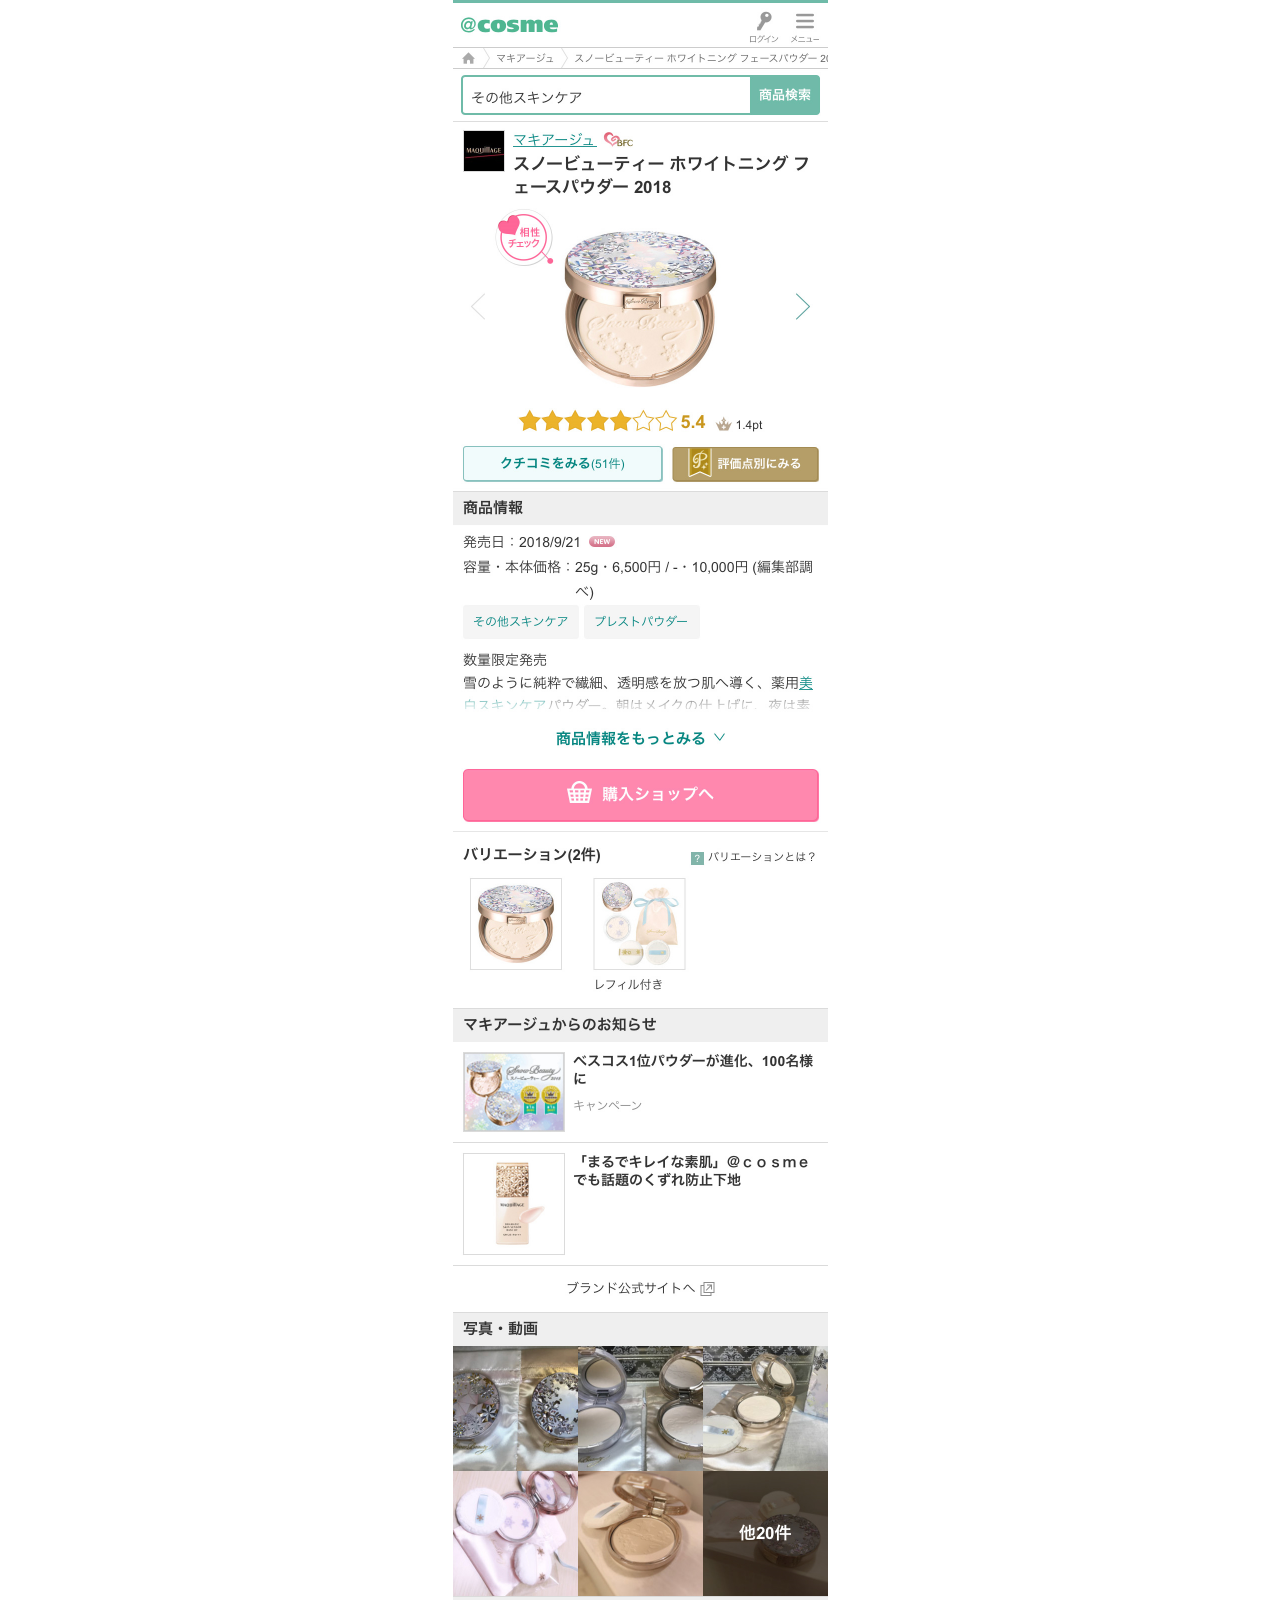
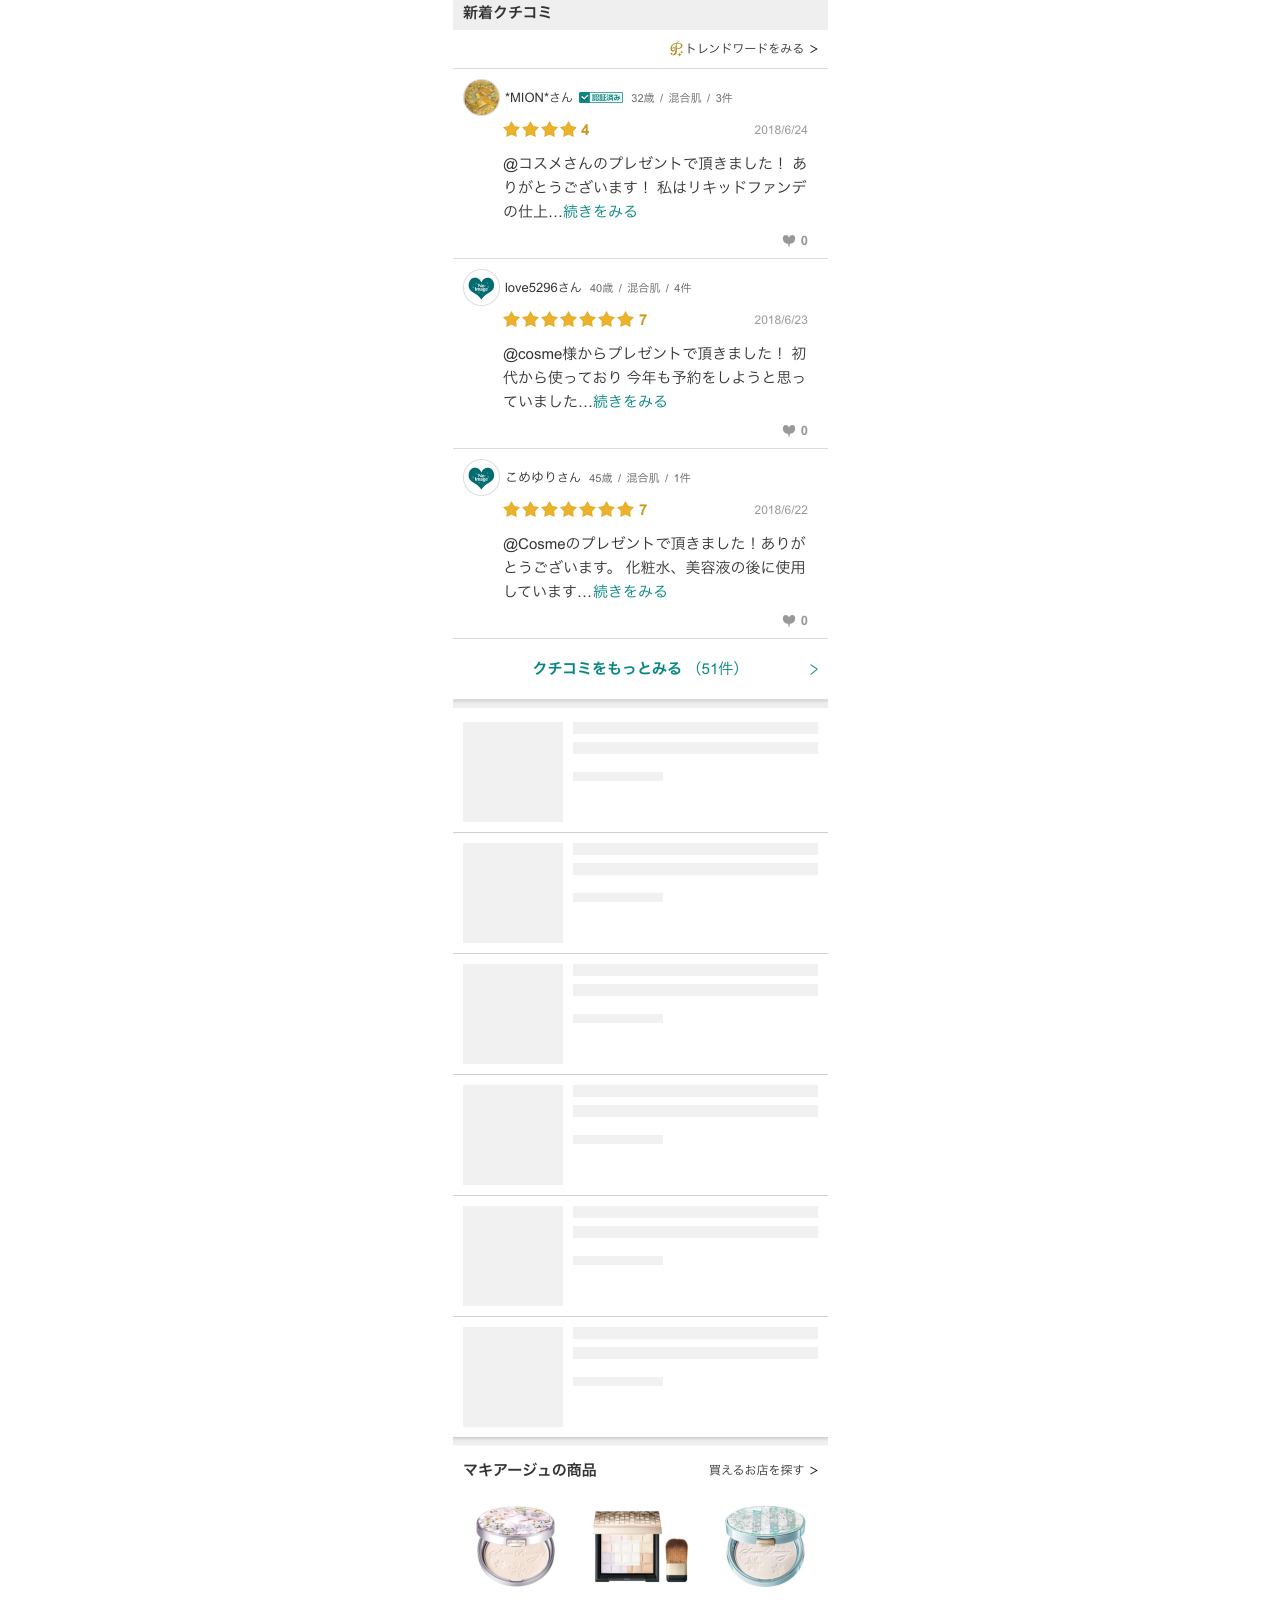
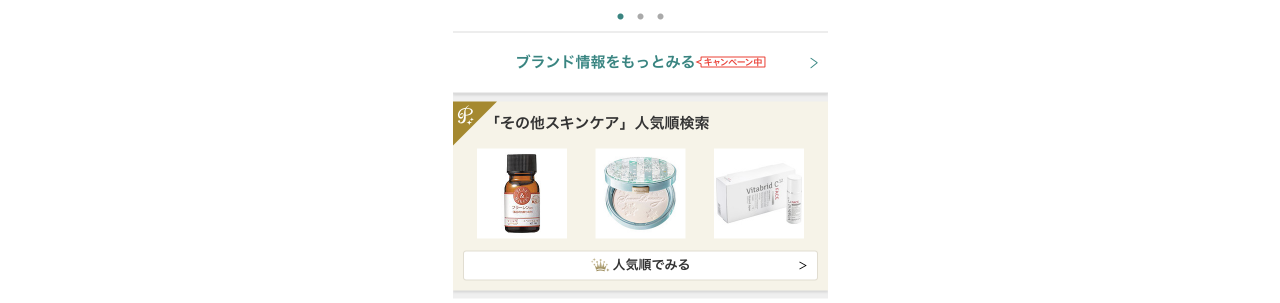
<file: load/index.html>
<!DOCTYPE html>
<html>
<head><meta charset="UTF-8">
<meta http-equiv="X-UA-Compatible" content="IE=edge"/>
<title>jQueryべんきょー2</title>
<link rel="stylesheet" href="css/style.css" charset="utf-8">
</head>

<body>
<div id="cont">
<div><img src="img/img01.png" /></div>
<div id="feedimg"><img src="img/feed.png" /></div>
<div id="load">
<div class="feed">
<div class="demo"></div>
</div>
<div class="feed">
<div class="demo"></div>
</div>
<div class="feed">
<div class="demo"></div>
</div>
<div class="feed">
<div class="demo"></div>
</div>
<div class="feed">
<div class="demo"></div>
</div>
<div class="feed">
<div class="demo"></div>
</div>
</div>
<div><img src="img/img02.png" /></div>
</div>

<script src="https://ajax.googleapis.com/ajax/libs/jquery/1.12.4/jquery.min.js"></script>
<script src="js/load.js"></script>
<script src="js/jquery.js"></script>
</body>
</html>
</file>
<file: load/css/style.css>
body,p,div {
	margin: 0;
	padding: 0;
}

img {
	max-width: 100%;
	height: auto;
}

#cont {
	margin: 0 auto;
	width: 375px;
}

.feed {
	border-bottom: 1px solid #D0D0D0;

}
#feedimg{
	display: none;
}

/* 
Animated skeleton screen using CSS.

Create shapes using gradients that simulate solids.

Use `:empty` pseduo-class to show skeleton screen background only while container has no content (ex: for the "loading" state). When content is added to the container element, the pseudo-class selector won't match anymore and the skeleton screen will be removed automatically; no need to toggle a separate class on the container.

See: https://developer.mozilla.org/en-US/docs/Web/CSS/:empty

Animating one layer of the background which is a tilted linear gradient with white in the middle to achieve shine effect.
*/
	.demo:empty {
    margin: auto;
		height: 100px; /* change height to see repeat-y behavior */
		margin: 10px;
    
		background-image:
			linear-gradient( #F1F1F1 100px, transparent 0 ),
			linear-gradient( 100deg, rgba(255, 255, 255, 0), rgba(255, 255, 255, 0.5) 50%, rgba(255, 255, 255, 0) 80% ),
			linear-gradient( #F1F1F1 12px, transparent 0 ),
			linear-gradient( #F1F1F1 12px, transparent 0 ),
			linear-gradient( #F1F1F1 9px, transparent 0 );

		background-repeat: repeat-y;

		background-size:
		    100px 200px,
			100px 200px, /* highlight */
			300px 200px,
			300px 200px,
			90px 200px;

		background-position:
			0 0, /* circle */
			0 0, /* highlight */
			110px 0,
			110px 20px,
			110px 50px;

		animation: shine 1s infinite;
	}

	@keyframes shine {
		to {
			background-position:
				0 0,
				100% 0, /* move highlight to right */
				110px 0,
				110px 20px,
				110px 50px;
		}
	}
</file>
